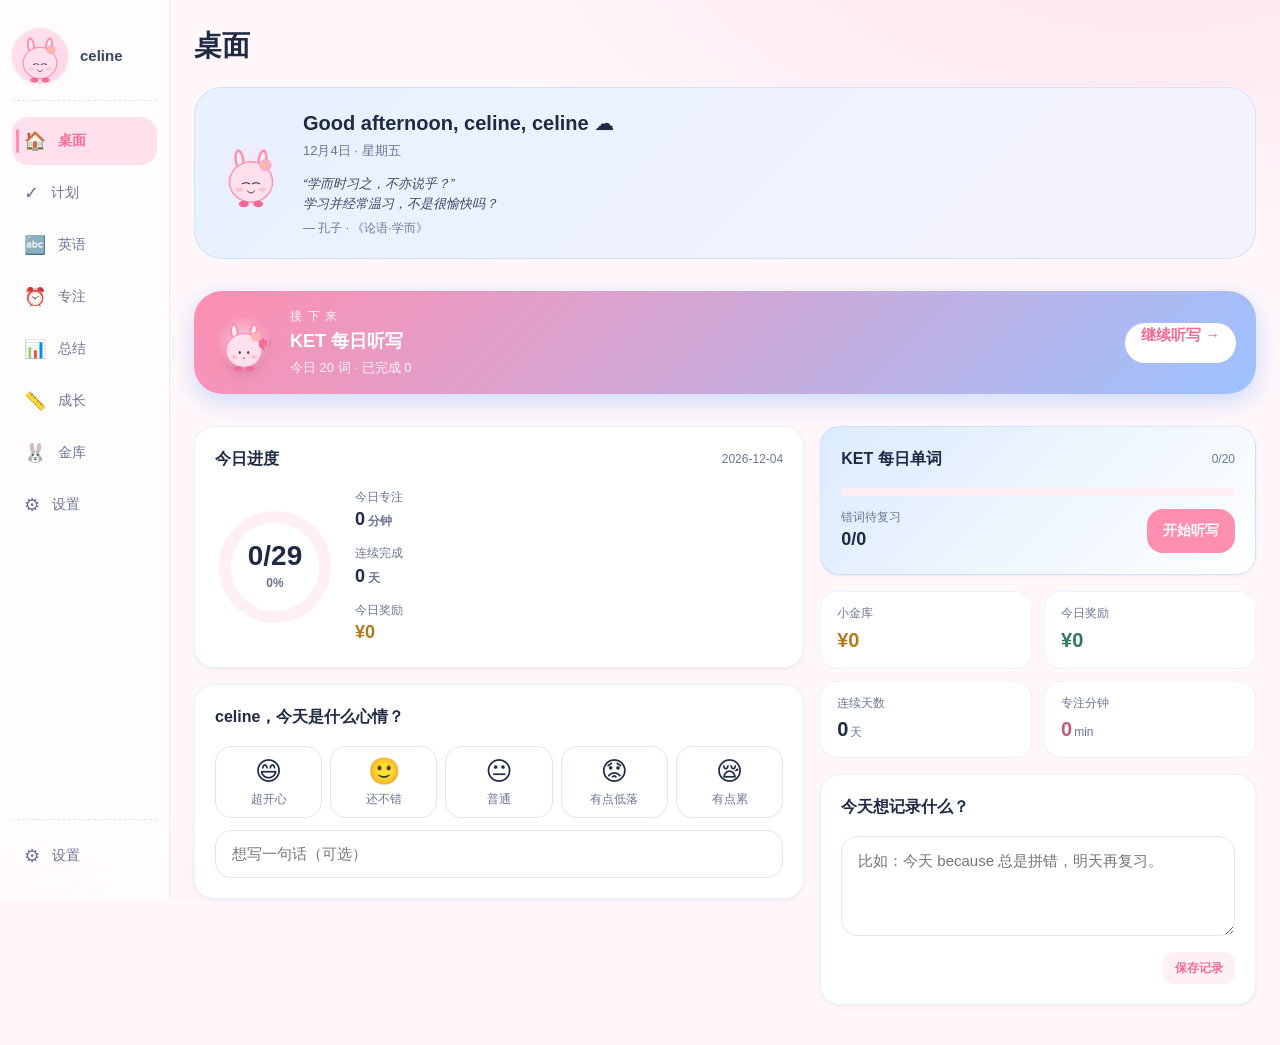
<file: index.html>
<!DOCTYPE html>
<html lang="zh-CN">
<head>
  <meta charset="UTF-8" />
  <meta name="viewport" content="width=device-width, initial-scale=1, viewport-fit=cover, maximum-scale=1" />
  <meta name="theme-color" content="#FF8FB1" />
  <meta name="apple-mobile-web-app-capable" content="yes" />
  <meta name="apple-mobile-web-app-status-bar-style" content="default" />
  <meta name="apple-mobile-web-app-title" content="蓝兔学习" />
  <meta name="mobile-web-app-capable" content="yes" />
  <meta name="application-name" content="蓝兔学习" />
  <meta name="format-detection" content="telephone=no" />
  <link rel="apple-touch-icon" href="./assets/pwa-icon.svg" />
  <link rel="manifest" href="./manifest.webmanifest" />
  <title>celine 的蓝兔学习屋</title>
  <link rel="preconnect" href="https://fonts.googleapis.com" />
  <link rel="preconnect" href="https://fonts.gstatic.com" crossorigin />
  <link href="https://fonts.googleapis.com/css2?family=Quicksand:wght@500;600;700&display=swap" rel="stylesheet" />
  <link rel="stylesheet" href="./css/tokens.css" />
  <link rel="stylesheet" href="./css/base.css" />
  <link rel="stylesheet" href="./css/layout.css" />
  <link rel="stylesheet" href="./css/components.css" />
  <link rel="stylesheet" href="./css/pages.css" />
  <link rel="icon" type="image/svg+xml" href="data:image/svg+xml;utf8,<svg xmlns='http://www.w3.org/2000/svg' viewBox='0 0 100 100'><circle cx='50' cy='60' r='35' fill='%23FF8FB1'/><ellipse cx='35' cy='28' rx='7' ry='16' fill='%23FF8FB1'/><ellipse cx='65' cy='28' rx='7' ry='16' fill='%23FF8FB1'/><circle cx='65' cy='24' r='4' fill='%23FFB8C8'/></svg>" />
</head>
<body>
  <noscript>
    <div style="padding:24px;font-family:system-ui;background:#FFE5EC;color:#9B2C3F;border-radius:8px;margin:16px;">
      浏览器禁用了 JavaScript，请启用后刷新。
    </div>
  </noscript>
  <script>
    // 协议检测：file:// 协议下 ES Module 不被浏览器支持
    if (location.protocol === 'file:') {
      document.body.innerHTML =
        '<div style="max-width:480px;margin:60px auto;padding:32px;font-family:system-ui;background:#fff;border:2px solid #FFC9D9;border-radius:16px;color:#1F2A44;">' +
        '<div style="font-size:64px;text-align:center;">🐰</div>' +
        '<h2 style="text-align:center;margin:12px 0 8px;">celine 的蓝兔学习屋需要用 HTTP 打开</h2>' +
        '<p style="text-align:center;color:#6B7592;margin-bottom:20px;">浏览器在 <code>file://</code> 协议下会拦截 ES Module，无法加载页面。</p>' +
        '<div style="background:#F7FAFF;padding:16px;border-radius:12px;line-height:1.8;font-size:14px;">' +
        '<b>最简单的方式：</b><br>' +
        '1. 回到这个文件夹<br>' +
        '2. 双击 <code style="background:#fff;padding:2px 6px;border-radius:4px;color:#B07A1F;">打开蓝兔学习屋.bat</code><br>' +
        '3. 它会自动启动本地服务并打开浏览器' +
        '</div>' +
        '<p style="text-align:center;color:#6B7592;font-size:13px;margin-top:20px;">如果你已经打开过 .bat 但还看到这个页面，把那个黑色窗口的内容截图发给我。</p>' +
        '</div>';
    }
  </script>
  <div class="app">
    <nav class="nav" aria-label="主导航">
      <div class="nav__brand">
        <div class="nav__avatar" id="nav-avatar" aria-hidden="true"></div>
        <div class="nav__name" id="nav-name">celine</div>
      </div>
      <div class="nav__list" id="nav-list"></div>
      <div class="nav__footer" id="nav-footer"></div>
    </nav>

    <main class="main" id="main-host">
      <div class="main__inner">
        <div class="page-header">
          <h1 class="page-title" id="page-title">桌面</h1>
        </div>
        <div id="main"></div>
      </div>
    </main>
  </div>

  <script type="module" src="./js/main.js"></script>
  <script>
    // 注册 Service Worker（PWA 离线 + 桌面安装）
    if ('serviceWorker' in navigator) {
      window.addEventListener('load', () => {
        navigator.serviceWorker.register('./sw.js').then((reg) => {
          console.log('[Siven] SW registered, scope:', reg.scope);
        }).catch((err) => {
          console.warn('[Siven] SW 注册失败：', err);
        });
      });
    }

    // iOS Safari 安装提示
    function isIos() {
      return /iPhone|iPad|iPod/i.test(navigator.userAgent) && !window.MSStream;
    }
    function isInStandalone() {
      return ('standalone' in navigator) && navigator.standalone;
    }
    function dismissed() {
      return localStorage.getItem('siven_pwa_dismissed') === '1';
    }
    if (isIos() && !isInStandalone() && !dismissed()) {
      const tip = document.createElement('div');
      tip.style.cssText = 'position:fixed;left:16px;right:16px;bottom:16px;z-index:9998;background:#fff;border:2px solid #FF8FB1;border-radius:14px;padding:14px 16px;font-size:13px;line-height:1.6;color:#4A2A38;box-shadow:0 4px 16px rgba(0,0,0,.1);display:flex;align-items:center;gap:12px;';
      tip.innerHTML = '<div style="font-size:24px;">📲</div>' +
        '<div class="grow" style="flex:1;">点底部分享按钮 <b>📤</b>，选 <b>添加到主屏幕</b>，从桌面打开就像 App 一样</div>' +
        '<button id="__pwa_dismiss" style="background:none;border:0;font-size:18px;color:#9AA3BA;cursor:pointer;padding:0 4px;">✕</button>';
      document.body.appendChild(tip);
      document.getElementById('__pwa_dismiss').addEventListener('click', () => {
        localStorage.setItem('siven_pwa_dismissed', '1');
        tip.remove();
      });
    }
  </script>
</body>
</html>
</file>
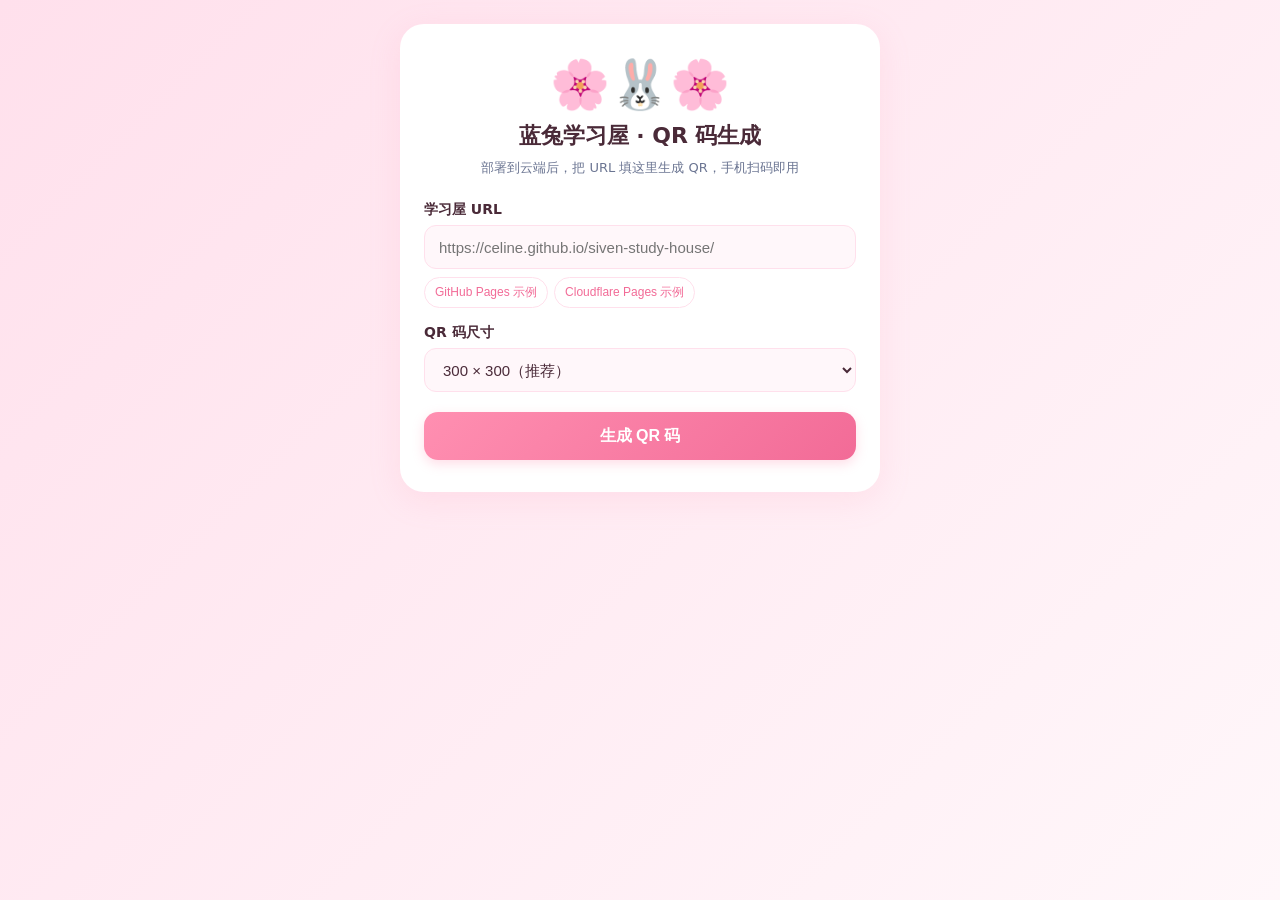
<file: qr.html>
<!DOCTYPE html>
<html lang="zh-CN">
<head>
  <meta charset="UTF-8" />
  <meta name="viewport" content="width=device-width, initial-scale=1" />
  <title>QR 码生成 · celine 的蓝兔学习屋</title>
  <style>
    * { box-sizing: border-box; }
    body {
      font-family: -apple-system, BlinkMacSystemFont, "PingFang SC", "Microsoft YaHei", system-ui, sans-serif;
      background: linear-gradient(135deg, #FFE0EC 0%, #FFF7FA 100%);
      min-height: 100vh;
      margin: 0;
      padding: 24px 16px;
      color: #4A2A38;
    }
    .card {
      max-width: 480px;
      margin: 0 auto;
      background: #fff;
      border-radius: 24px;
      padding: 32px 24px;
      box-shadow: 0 8px 32px rgba(255, 143, 177, .15);
    }
    h1 {
      font-size: 22px;
      margin: 0 0 8px;
      text-align: center;
    }
    .bunny { font-size: 48px; text-align: center; margin-bottom: 8px; }
    .sub {
      text-align: center;
      color: #6B7592;
      font-size: 13px;
      margin-bottom: 24px;
    }
    label {
      display: block;
      font-size: 14px;
      font-weight: 600;
      margin: 16px 0 6px;
    }
    input, select {
      width: 100%;
      height: 44px;
      border: 1.5px solid #FFE0EC;
      border-radius: 12px;
      padding: 0 14px;
      font-size: 15px;
      background: #FFF7FA;
      color: #4A2A38;
      outline: none;
      transition: border-color .2s;
    }
    input:focus { border-color: #FF8FB1; }
    .btn {
      width: 100%;
      height: 48px;
      border: 0;
      border-radius: 14px;
      background: linear-gradient(135deg, #FF8FB1, #F26B97);
      color: #fff;
      font-size: 16px;
      font-weight: 700;
      cursor: pointer;
      margin-top: 20px;
      box-shadow: 0 4px 12px rgba(255, 143, 177, .3);
      transition: transform .12s;
    }
    .btn:active { transform: scale(.98); }
    .qr-box {
      margin: 24px auto 0;
      text-align: center;
      padding: 20px;
      background: #FFF7FA;
      border-radius: 16px;
      min-height: 200px;
      display: none;
    }
    .qr-box.show { display: block; }
    .qr-box img {
      max-width: 280px;
      width: 100%;
      height: auto;
      border-radius: 8px;
      background: #fff;
      padding: 8px;
    }
    .url {
      margin-top: 12px;
      font-size: 12px;
      color: #6B7592;
      word-break: break-all;
      font-family: monospace;
    }
    .hint {
      margin-top: 16px;
      padding: 12px;
      background: #FFF4DC;
      border-radius: 10px;
      font-size: 13px;
      color: #7A5410;
    }
    .preset {
      display: flex;
      gap: 6px;
      flex-wrap: wrap;
      margin-top: 8px;
    }
    .preset button {
      padding: 6px 10px;
      background: #fff;
      border: 1px solid #FFE0EC;
      border-radius: 16px;
      font-size: 12px;
      cursor: pointer;
      color: #F26B97;
    }
    .preset button:hover { background: #FFE0EC; }
  </style>
</head>
<body>
  <div class="card">
    <div class="bunny">🌸🐰🌸</div>
    <h1>蓝兔学习屋 · QR 码生成</h1>
    <div class="sub">部署到云端后，把 URL 填这里生成 QR，手机扫码即用</div>

    <label>学习屋 URL</label>
    <input id="url" type="url" placeholder="https://celine.github.io/siven-study-house/" />
    <div class="preset">
      <button data-preset="https://celine.github.io/siven-study-house/">GitHub Pages 示例</button>
      <button data-preset="https://siven-study-house.pages.dev">Cloudflare Pages 示例</button>
    </div>

    <label>QR 码尺寸</label>
    <select id="size">
      <option value="300">300 × 300（推荐）</option>
      <option value="500">500 × 500（高清）</option>
      <option value="800">800 × 800（打印）</option>
    </select>

    <button class="btn" id="gen">生成 QR 码</button>

    <div class="qr-box" id="qrBox">
      <img id="qrImg" alt="QR Code" />
      <div class="url" id="urlOut"></div>
      <div class="hint">📱 用手机相机扫码 → 浏览器打开学习屋 → 点击浏览器菜单 "添加到主屏幕"，桌面就有粉兔图标了 ✨</div>
    </div>
  </div>

  <script>
    const $ = (s) => document.querySelector(s);
    const urlInput = $('#url');
    const sizeSel = $('#size');
    const qrBox = $('#qrBox');
    const qrImg = $('#qrImg');
    const urlOut = $('#urlOut');

    document.querySelectorAll('[data-preset]').forEach((b) => {
      b.addEventListener('click', () => {
        urlInput.value = b.dataset.preset;
        generate();
      });
    });

    function generate() {
      const url = urlInput.value.trim();
      if (!url) {
        alert('请输入 URL');
        return;
      }
      if (!/^https?:\/\//.test(url)) {
        alert('URL 必须以 http:// 或 https:// 开头');
        return;
      }
      const size = sizeSel.value;
      const encoded = encodeURIComponent(url);
      const apiUrl = `https://api.qrserver.com/v1/create-qr-code/?size=${size}x${size}&data=${encoded}&color=4A2A38&bgcolor=FFFFFF&margin=10`;
      qrImg.src = apiUrl;
      urlOut.textContent = url;
      qrBox.classList.add('show');
      // 滚动到 QR
      setTimeout(() => qrBox.scrollIntoView({ behavior: 'smooth', block: 'nearest' }), 100);
    }

    $('#gen').addEventListener('click', generate);
    urlInput.addEventListener('keydown', (e) => { if (e.key === 'Enter') generate(); });
    urlInput.addEventListener('input', () => qrBox.classList.remove('show'));

    // 从 URL hash 读取
    if (location.hash) {
      const u = decodeURIComponent(location.hash.slice(1));
      urlInput.value = u;
      generate();
    }
  </script>
</body>
</html>
</file>
<file: css/tokens.css>
/* ============================================================
   Siven 蓝兔学习屋 · Design Tokens
   主题：少女感 × 清爽学习 × 日系治愈 × 电子手帐
   ============================================================ */

:root {
  /* —— 主色（美乐蒂粉） —— */
  --c-blue-500: #FF8FB1;       /* 主粉（替代主蓝） */
  --c-blue-600: #F26B97;       /* 深粉 */
  --c-blue-400: #FFA8C4;       /* 中粉 */
  --c-blue-200: #FFE0EC;       /* 浅粉高亮/导航激活 */
  --c-blue-100: #FFF0F5;       /* 极浅粉 */
  --c-blue-50:  #FFF7FA;       /* 背景 */

  /* —— 中性 —— */
  --c-ink-900: #1F2A44;        /* 主文字 */
  --c-ink-700: #3B4760;
  --c-ink-500: #6B7592;
  --c-ink-300: #9AA3BA;
  --c-ink-200: #C3CADA;
  --c-ink-100: #E2E6F1;
  --c-ink-50:  #F0F3F9;

  /* —— 辅助色（点缀用，不滥用） —— */
  --c-cream:   #FFE6A8;        /* 奶黄 */
  --c-lilac:   #D6C8FF;        /* 浅紫 */
  --c-mint:    #B8E5C8;        /* 薄荷绿 */
  --c-pink:    #FFC9D9;        /* 淡粉 */
  --c-peach:   #FFD8B5;        /* 蜜桃 */

  /* —— 状态 —— */
  --c-success: #4EC7A8;
  --c-warn:    #F0B45A;
  --c-error:   #E96C7A;        /* 不要刺眼，柔红 */

  /* —— 阴影（极轻） —— */
  --shadow-sm: 0 1px 2px rgba(31, 42, 68, 0.04), 0 2px 6px rgba(31, 42, 68, 0.04);
  --shadow-md: 0 2px 4px rgba(31, 42, 68, 0.05), 0 8px 20px rgba(31, 42, 68, 0.06);
  --shadow-lg: 0 4px 12px rgba(31, 42, 68, 0.08), 0 18px 36px rgba(31, 42, 68, 0.08);

  /* —— 圆角 —— */
  --r-xs: 8px;
  --r-sm: 12px;
  --r-md: 16px;
  --r-lg: 20px;
  --r-xl: 28px;
  --r-pill: 999px;

  /* —— 间距 —— */
  --sp-1: 4px;
  --sp-2: 8px;
  --sp-3: 12px;
  --sp-4: 16px;
  --sp-5: 20px;
  --sp-6: 24px;
  --sp-7: 32px;
  --sp-8: 40px;
  --sp-9: 56px;

  /* —— 字号 —— */
  --fs-12: 12px;
  --fs-13: 13px;
  --fs-14: 14px;       /* 正文最小 */
  --fs-15: 15px;       /* 任务名 */
  --fs-16: 16px;
  --fs-18: 18px;
  --fs-20: 20px;
  --fs-24: 24px;
  --fs-28: 28px;
  --fs-32: 32px;
  --fs-40: 40px;

  /* —— 字体 —— */
  --ff-sans: "PingFang SC", "HarmonyOS Sans", "Microsoft YaHei", "Hiragino Sans GB",
             "Helvetica Neue", Arial, system-ui, -apple-system, sans-serif;
  --ff-display: "Quicksand", "Comfortaa", "PingFang SC", system-ui, sans-serif;
  --ff-mono: "JetBrains Mono", "SF Mono", Consolas, monospace;

  /* —— 布局 —— */
  --nav-w-mobile: 72px;
  --nav-w-tablet: 170px;
  --content-max: 1080px;

  /* —— 缓动 —— */
  --ease-out: cubic-bezier(.2, .8, .2, 1);
  --ease-in-out: cubic-bezier(.4, 0, .2, 1);
}
</file>
<file: css/base.css>
/* ============================================================
   Base & Reset
   ============================================================ */

*,
*::before,
*::after { box-sizing: border-box; }

html, body {
  margin: 0;
  padding: 0;
  height: 100%;
  background: var(--c-blue-50);
  color: var(--c-ink-900);
  font-family: var(--ff-sans);
  font-size: var(--fs-15);
  line-height: 1.55;
  -webkit-font-smoothing: antialiased;
  -moz-osx-font-smoothing: grayscale;
  text-rendering: optimizeLegibility;
  overscroll-behavior: none;
}

body {
  min-height: 100vh;
  /* 背景：极轻粉渐变 + 淡淡的腮红/花意感 */
  background:
    radial-gradient(1200px 600px at 90% -10%, rgba(255, 143, 177, .20), transparent 60%),
    radial-gradient(800px 400px at -10% 110%, rgba(255, 192, 215, .22), transparent 60%),
    var(--c-blue-50);
  background-attachment: fixed;
}

button {
  font-family: inherit;
  font-size: inherit;
  color: inherit;
  background: none;
  border: 0;
  padding: 0;
  cursor: pointer;
}

input, textarea, select {
  font-family: inherit;
  font-size: inherit;
  color: inherit;
}

a { color: var(--c-blue-600); text-decoration: none; }

h1, h2, h3, h4, h5, h6, p { margin: 0; }

ul, ol { margin: 0; padding: 0; list-style: none; }

img, svg { display: block; max-width: 100%; }

/* 自定义滚动条 */
::-webkit-scrollbar { width: 6px; height: 6px; }
::-webkit-scrollbar-thumb { background: var(--c-ink-200); border-radius: 3px; }
::-webkit-scrollbar-track { background: transparent; }

/* —— 通用工具类 —— */
.row { display: flex; align-items: center; gap: var(--sp-3); }
.col { display: flex; flex-direction: column; gap: var(--sp-3); }
.between { justify-content: space-between; }
.center { justify-content: center; align-items: center; }
.grow { flex: 1; min-width: 0; }
.muted { color: var(--c-ink-500); }
.tiny { font-size: var(--fs-12); color: var(--c-ink-500); }
.tag {
  display: inline-flex; align-items: center; gap: 4px;
  padding: 2px 8px;
  border-radius: var(--r-pill);
  background: var(--c-blue-100);
  color: var(--c-blue-600);
  font-size: var(--fs-12);
}
.tag.cream  { background: #FFF4DC; color: #B07A1F; }
.tag.lilac  { background: #EFE9FF; color: #6A55B5; }
.tag.mint   { background: #E1F4EA; color: #2D7A56; }
.tag.pink   { background: #FFE5EC; color: #C25C77; }

.h-stack { display: flex; gap: var(--sp-3); flex-wrap: wrap; }

/* 文本截断 */
.ellipsis {
  white-space: nowrap;
  overflow: hidden;
  text-overflow: ellipsis;
  min-width: 0;
}

/* 隐藏元素但保留可访问性 */
.sr-only {
  position: absolute;
  width: 1px; height: 1px;
  padding: 0; margin: -1px;
  overflow: hidden; clip: rect(0,0,0,0);
  white-space: nowrap; border: 0;
}

/* 动画 */
@keyframes pop-in {
  0% { transform: scale(.92); opacity: 0; }
  100% { transform: scale(1); opacity: 1; }
}
@keyframes float-up {
  0% { transform: translateY(8px); opacity: 0; }
  100% { transform: translateY(0); opacity: 1; }
}
@keyframes shake {
  0%, 100% { transform: translateX(0); }
  20% { transform: translateX(-6px); }
  40% { transform: translateX(6px); }
  60% { transform: translateX(-4px); }
  80% { transform: translateX(4px); }
}
@keyframes spin { to { transform: rotate(360deg); } }
@keyframes breathe {
  0%, 100% { transform: scale(1); }
  50% { transform: scale(1.06); }
}

.anim-pop { animation: pop-in .35s var(--ease-out) both; }
.anim-up { animation: float-up .4s var(--ease-out) both; }
.anim-shake { animation: shake .35s var(--ease-in-out) both; }
.anim-breathe { animation: breathe 3s ease-in-out infinite; }
</file>
<file: css/layout.css>
/* ============================================================
   Layout：左侧固定导航 + 右侧内容
   ============================================================ */

.app {
  display: flex;
  min-height: 100vh;
  width: 100%;
}

/* —— 左侧导航 —— */
.nav {
  position: sticky;
  top: 0;
  align-self: flex-start;
  height: 100vh;
  width: var(--nav-w-mobile);
  background: rgba(255, 255, 255, .72);
  backdrop-filter: saturate(180%) blur(14px);
  -webkit-backdrop-filter: saturate(180%) blur(14px);
  border-right: 1px solid rgba(143, 188, 255, .25);
  display: flex;
  flex-direction: column;
  padding: var(--sp-4) var(--sp-2);
  z-index: 50;
  flex-shrink: 0;
}

.nav__brand {
  display: flex;
  flex-direction: column;
  align-items: center;
  gap: 6px;
  padding: var(--sp-2) 0 var(--sp-3);
  border-bottom: 1px dashed rgba(143, 188, 255, .35);
  margin-bottom: var(--sp-3);
}
.nav__avatar {
  width: 48px; height: 48px;
  border-radius: 50%;
  background: linear-gradient(135deg, var(--c-blue-200), #FFD6E5);
  display: flex; align-items: center; justify-content: center;
  box-shadow: var(--shadow-sm);
  overflow: hidden;
  flex-shrink: 0;
}
.nav__avatar svg {
  width: 100%;
  height: 100%;
  display: block;
}
.nav__name {
  font-size: var(--fs-12);
  color: var(--c-ink-700);
  font-weight: 600;
  max-width: 64px;
  text-align: center;
  white-space: nowrap; overflow: hidden; text-overflow: ellipsis;
}

.nav__list { display: flex; flex-direction: column; gap: 4px; flex: 1; }
.nav__item {
  display: flex; flex-direction: column; align-items: center; justify-content: center;
  gap: 2px;
  height: 60px;
  border-radius: var(--r-md);
  color: var(--c-ink-500);
  transition: background .2s, color .2s, transform .15s;
  position: relative;
}
.nav__item .icon { font-size: 20px; line-height: 1; }
.nav__item .label {
  font-size: 11px;
  letter-spacing: .02em;
  white-space: nowrap;
}
.nav__item:hover { background: var(--c-blue-100); color: var(--c-blue-600); }
.nav__item.active {
  background: var(--c-blue-200);
  color: var(--c-blue-600);
  font-weight: 600;
}
.nav__item.active::before {
  content: '';
  position: absolute;
  left: -2px; top: 12px; bottom: 12px;
  width: 3px;
  border-radius: 2px;
  background: var(--c-blue-500);
}

.nav__footer { padding-top: var(--sp-3); border-top: 1px dashed rgba(143, 188, 255, .35); }

/* —— 主内容区 —— */
.main {
  flex: 1;
  min-width: 0;
  padding: var(--sp-5) var(--sp-4) var(--sp-8);
  max-width: 100%;
}

.main__inner {
  max-width: var(--content-max);
  margin: 0 auto;
  width: 100%;
}

.page-header {
  display: flex; align-items: center; justify-content: space-between;
  margin-bottom: var(--sp-5);
  gap: var(--sp-3);
}
.page-title {
  font-size: var(--fs-24);
  font-weight: 700;
  color: var(--c-ink-900);
  display: flex; align-items: center; gap: var(--sp-2);
}
.page-subtitle {
  color: var(--c-ink-500);
  font-size: var(--fs-13);
  margin-top: 2px;
}

/* —— 响应式：平板 —— */
@media (min-width: 600px) {
  .nav {
    width: var(--nav-w-tablet);
    padding: var(--sp-5) var(--sp-3);
  }
  .nav__brand { flex-direction: row; gap: var(--sp-3); padding-bottom: var(--sp-4); margin-bottom: var(--sp-4); }
  .nav__avatar { width: 56px; height: 56px; font-size: 26px; }
  .nav__name { max-width: none; font-size: var(--fs-15); }
  .nav__item {
    flex-direction: row;
    justify-content: flex-start;
    gap: var(--sp-3);
    height: 48px;
    padding: 0 var(--sp-3);
  }
  .nav__item .icon { font-size: 18px; }
  .nav__item .label { font-size: var(--fs-14); }
  .nav__item.active::before {
    left: 4px; top: 12px; bottom: 12px;
  }
  .main { padding: var(--sp-6) var(--sp-6) var(--sp-8); }
  .page-title { font-size: var(--fs-28); }
}
</file>
<file: css/components.css>
/* ============================================================
   Components：按钮 / 卡片 / 输入 / 进度 / 模态
   ============================================================ */

/* —— Card —— */
.card {
  background: #fff;
  border-radius: var(--r-lg);
  box-shadow: var(--shadow-sm);
  padding: var(--sp-5);
  border: 1px solid rgba(143, 188, 255, .18);
}
.card--soft {
  background: linear-gradient(180deg, #ffffff 0%, var(--c-blue-50) 100%);
}
.card--ghost {
  background: rgba(255,255,255,.6);
  border: 1px dashed rgba(143, 188, 255, .4);
  box-shadow: none;
}
.card__head {
  display: flex; align-items: center; justify-content: space-between;
  margin-bottom: var(--sp-4);
  gap: var(--sp-3);
}
.card__title {
  font-size: var(--fs-16);
  font-weight: 700;
  color: var(--c-ink-900);
  display: flex; align-items: center; gap: 6px;
}
.card__hint { font-size: var(--fs-12); color: var(--c-ink-500); }

/* —— Button —— */
.btn {
  display: inline-flex; align-items: center; justify-content: center;
  gap: 6px;
  height: 44px;
  padding: 0 var(--sp-4);
  border-radius: var(--r-md);
  background: var(--c-blue-500);
  color: #fff;
  font-weight: 600;
  font-size: var(--fs-14);
  transition: transform .12s, background .2s, box-shadow .2s;
  white-space: nowrap;
  user-select: none;
}
.btn:hover { background: var(--c-blue-600); }
.btn:active { transform: scale(.98); }
.btn:disabled {
  background: var(--c-ink-100);
  color: var(--c-ink-300);
  cursor: not-allowed;
}
.btn--ghost {
  background: var(--c-blue-100);
  color: var(--c-blue-600);
}
.btn--ghost:hover { background: var(--c-blue-200); }
.btn--outline {
  background: #fff;
  color: var(--c-ink-700);
  border: 1px solid var(--c-ink-100);
}
.btn--outline:hover { border-color: var(--c-blue-400); color: var(--c-blue-600); }
.btn--lg { height: 52px; padding: 0 var(--sp-6); font-size: var(--fs-15); border-radius: var(--r-lg); }
.btn--sm { height: 32px; padding: 0 var(--sp-3); font-size: var(--fs-12); border-radius: var(--r-sm); }
.btn--block { width: 100%; }

/* —— Input —— */
.input, .textarea {
  width: 100%;
  height: 48px;
  border: 1.5px solid var(--c-ink-100);
  background: #fff;
  border-radius: var(--r-md);
  padding: 0 var(--sp-4);
  outline: none;
  transition: border-color .2s, box-shadow .2s;
  font-size: var(--fs-15);
}
.textarea {
  height: auto;
  min-height: 100px;
  padding: var(--sp-3) var(--sp-4);
  resize: vertical;
  line-height: 1.6;
}
.input:focus, .textarea:focus {
  border-color: var(--c-blue-400);
  box-shadow: 0 0 0 4px rgba(111, 168, 255, .15);
}

/* —— 进度环 —— */
.ring {
  --size: 120px;
  --thick: 12px;
  position: relative;
  width: var(--size);
  height: var(--size);
  flex-shrink: 0;
}
.ring svg { transform: rotate(-90deg); }
.ring__bg { stroke: var(--c-blue-100); }
.ring__fg {
  stroke: var(--c-blue-500);
  stroke-linecap: round;
  transition: stroke-dashoffset .6s var(--ease-out);
}
.ring__text {
  position: absolute; inset: 0;
  display: flex; flex-direction: column;
  align-items: center; justify-content: center;
  font-weight: 700;
  color: var(--c-ink-900);
}
.ring__text .num { font-size: 28px; line-height: 1; }
.ring__text .lbl { font-size: var(--fs-12); color: var(--c-ink-500); margin-top: 4px; }

/* —— 线性进度条 —— */
.bar {
  width: 100%; height: 8px;
  background: var(--c-blue-100);
  border-radius: var(--r-pill);
  overflow: hidden;
}
.bar__fill {
  height: 100%;
  background: linear-gradient(90deg, var(--c-blue-400), var(--c-blue-500));
  border-radius: var(--r-pill);
  transition: width .5s var(--ease-out);
}
.bar--mint .bar__fill { background: linear-gradient(90deg, #B8E5C8, #4EC7A8); }
.bar--cream .bar__fill { background: linear-gradient(90deg, #FFE6A8, #F0B45A); }
.bar--lilac .bar__fill { background: linear-gradient(90deg, #D6C8FF, #9C7BFF); }

/* —— 心情按钮 —— */
.mood {
  display: flex; gap: var(--sp-2);
  justify-content: space-between;
}
.mood__btn {
  flex: 1;
  display: flex; flex-direction: column; align-items: center; justify-content: center;
  gap: 4px;
  height: 72px;
  border-radius: var(--r-md);
  background: #fff;
  border: 1.5px solid var(--c-ink-100);
  transition: border-color .2s, background .2s, transform .15s;
}
.mood__btn .emoji { font-size: 26px; }
.mood__btn .lbl { font-size: var(--fs-12); color: var(--c-ink-500); }
.mood__btn:hover { border-color: var(--c-blue-400); }
.mood__btn.selected {
  background: var(--c-blue-100);
  border-color: var(--c-blue-500);
}
.mood__btn.selected .lbl { color: var(--c-blue-600); font-weight: 600; }

/* —— 任务卡 —— */
.task {
  display: flex; align-items: center; gap: var(--sp-3);
  padding: var(--sp-3) var(--sp-4);
  background: #fff;
  border-radius: var(--r-md);
  border: 1px solid var(--c-ink-100);
  transition: border-color .2s, background .2s, transform .15s;
}
.task:hover { border-color: var(--c-blue-400); }
.task.done {
  background: linear-gradient(180deg, #F0F8FF, #E5F2FF);
  border-color: var(--c-blue-200);
}
.task.done .task__title { text-decoration: line-through; color: var(--c-ink-500); }
.task__check {
  width: 28px; height: 28px;
  border-radius: 50%;
  border: 2px solid var(--c-ink-200);
  background: #fff;
  display: flex; align-items: center; justify-content: center;
  flex-shrink: 0;
  transition: all .2s;
}
.task.done .task__check {
  background: var(--c-blue-500);
  border-color: var(--c-blue-500);
  color: #fff;
}
.task__check::after {
  content: '';
  display: block;
  width: 8px; height: 4px;
  border-left: 2px solid var(--c-blue-500);
  border-bottom: 2px solid var(--c-blue-500);
  transform: rotate(-45deg) translate(1px, -1px);
  opacity: 0;
}
.task.done .task__check::after { border-color: #fff; opacity: 1; }
.task__body { flex: 1; min-width: 0; }
.task__title {
  font-size: var(--fs-15);
  font-weight: 600;
  color: var(--c-ink-900);
  white-space: nowrap; overflow: hidden; text-overflow: ellipsis;
}
.task__meta {
  font-size: var(--fs-12);
  color: var(--c-ink-500);
  margin-top: 2px;
  display: flex; align-items: center; gap: 6px; flex-wrap: wrap;
}
.task__act {
  display: flex; align-items: center; gap: var(--sp-2);
  flex-shrink: 0;
}
.task__progress {
  font-size: var(--fs-12);
  color: var(--c-ink-500);
  font-variant-numeric: tabular-nums;
}

/* —— Stepper +/- —— */
.stepper {
  display: inline-flex; align-items: center;
  border-radius: var(--r-pill);
  background: var(--c-blue-100);
  padding: 2px;
  gap: 2px;
}
.stepper button {
  width: 32px; height: 32px;
  border-radius: 50%;
  background: #fff;
  color: var(--c-blue-600);
  font-size: 18px; font-weight: 700;
  display: flex; align-items: center; justify-content: center;
  box-shadow: var(--shadow-sm);
  transition: background .2s, transform .12s;
}
.stepper button:hover { background: var(--c-blue-200); }
.stepper button:active { transform: scale(.92); }
.stepper .val {
  min-width: 36px; text-align: center;
  font-weight: 700;
  color: var(--c-blue-600);
  font-variant-numeric: tabular-nums;
}

/* —— Toast —— */
.toast-host {
  position: fixed;
  left: 50%; bottom: 24px;
  transform: translateX(-50%);
  z-index: 1000;
  display: flex; flex-direction: column; gap: 8px;
  pointer-events: none;
}
.toast {
  background: rgba(31, 42, 68, .92);
  color: #fff;
  padding: 10px 16px;
  border-radius: var(--r-pill);
  font-size: var(--fs-14);
  box-shadow: var(--shadow-md);
  animation: float-up .25s var(--ease-out) both;
  max-width: 90vw;
  text-align: center;
}
.toast.success { background: var(--c-success); }
.toast.warn { background: var(--c-warn); color: #4a3208; }
.toast.error { background: var(--c-error); }

/* —— Modal —— */
.modal-host {
  position: fixed; inset: 0;
  background: rgba(31, 42, 68, .35);
  z-index: 800;
  display: flex; align-items: center; justify-content: center;
  padding: var(--sp-4);
  animation: float-up .2s var(--ease-out) both;
}
.modal {
  background: #fff;
  border-radius: var(--r-xl);
  padding: var(--sp-6);
  max-width: 420px;
  width: 100%;
  box-shadow: var(--shadow-lg);
  text-align: center;
}
.modal h3 { font-size: var(--fs-18); margin-bottom: var(--sp-2); }
.modal p { color: var(--c-ink-500); margin-bottom: var(--sp-5); font-size: var(--fs-14); }
.modal__actions { display: flex; gap: var(--sp-2); justify-content: center; }

/* —— 任务分科标题 —— */
.subject {
  display: flex; align-items: center; gap: 8px;
  margin: var(--sp-5) 0 var(--sp-3);
}
.subject__dot {
  width: 10px; height: 10px; border-radius: 50%;
  background: var(--c-blue-500);
}
.subject--chinese .subject__dot { background: var(--c-cream); }
.subject--english .subject__dot { background: var(--c-blue-500); }
.subject--math    .subject__dot { background: var(--c-mint); }
.subject__title {
  font-size: var(--fs-16);
  font-weight: 700;
  color: var(--c-ink-900);
}
.subject__meta {
  font-size: var(--fs-12);
  color: var(--c-ink-500);
  margin-left: auto;
}
</file>
<file: css/pages.css>
/* ============================================================
   Pages 样式（每页独立区块，方便维护）
   ============================================================ */

/* ====== 桌面首页 ====== */
.greet {
  display: flex; align-items: center; gap: var(--sp-4);
  padding: var(--sp-5);
  border-radius: var(--r-xl);
  background:
    linear-gradient(135deg, rgba(143, 188, 255, .22), rgba(214, 200, 255, .22)),
    #fff;
  border: 1px solid rgba(143, 188, 255, .3);
}
.greet__bunny { width: 72px; height: 72px; flex-shrink: 0; }
.greet__body { flex: 1; min-width: 0; }
.greet__hello { font-size: var(--fs-20); font-weight: 700; color: var(--c-ink-900); }
.greet__date { color: var(--c-ink-500); font-size: var(--fs-13); margin-top: 2px; }
.greet__quote {
  margin-top: var(--sp-3);
  font-size: var(--fs-13);
  color: var(--c-ink-700);
  font-style: italic;
  line-height: 1.6;
}
.greet__quote .src { color: var(--c-ink-500); font-size: var(--fs-12); display: block; margin-top: 4px; font-style: normal; }

.section { margin-top: var(--sp-5); }

.nextup {
  display: flex; align-items: center; gap: var(--sp-4);
  padding: var(--sp-4) var(--sp-5);
  border-radius: var(--r-xl);
  background: linear-gradient(135deg, var(--c-blue-500), #9CC2FF);
  color: #fff;
  box-shadow: 0 8px 24px rgba(111, 168, 255, .35);
}
.nextup__bunny { width: 60px; height: 60px; flex-shrink: 0; filter: drop-shadow(0 4px 6px rgba(0,0,0,.1)); }
.nextup__body { flex: 1; min-width: 0; }
.nextup__label { font-size: var(--fs-12); opacity: .9; letter-spacing: .1em; }
.nextup__title { font-size: var(--fs-18); font-weight: 700; margin-top: 2px; }
.nextup__sub { font-size: var(--fs-13); opacity: .9; margin-top: 2px; }
.nextup__cta {
  background: #fff;
  color: var(--c-blue-600);
  font-weight: 700;
  height: 40px;
  padding: 0 var(--sp-4);
  border-radius: var(--r-pill);
  flex-shrink: 0;
}
.nextup__cta:hover { background: var(--c-blue-50); }

.stat-grid {
  display: grid;
  grid-template-columns: repeat(2, 1fr);
  gap: var(--sp-3);
}
.stat {
  background: #fff;
  border-radius: var(--r-md);
  padding: var(--sp-3) var(--sp-4);
  border: 1px solid rgba(143, 188, 255, .18);
}
.stat__lbl { font-size: var(--fs-12); color: var(--c-ink-500); }
.stat__val { font-size: var(--fs-20); font-weight: 700; color: var(--c-ink-900); margin-top: 2px; font-variant-numeric: tabular-nums; }
.stat__val .unit { font-size: var(--fs-12); color: var(--c-ink-500); font-weight: 500; margin-left: 2px; }
.stat--cream .stat__val { color: #B07A1F; }
.stat--mint  .stat__val { color: #2D7A56; }
.stat--pink  .stat__val { color: #C25C77; }

/* ====== 今日计划 ====== */
.plan-toolbar {
  display: flex; align-items: center; justify-content: space-between;
  margin-bottom: var(--sp-3);
  gap: var(--sp-2);
}
.subject-toggle {
  display: inline-flex;
  background: #fff;
  border: 1px solid var(--c-ink-100);
  border-radius: var(--r-pill);
  padding: 3px;
  gap: 2px;
}
.subject-toggle button {
  height: 30px;
  padding: 0 12px;
  border-radius: var(--r-pill);
  font-size: var(--fs-12);
  color: var(--c-ink-500);
  font-weight: 600;
}
.subject-toggle button.on {
  background: var(--c-blue-500);
  color: #fff;
}

/* ====== KET 英语 ====== */
.ket-hero {
  display: flex; align-items: center; gap: var(--sp-4);
  padding: var(--sp-5);
  border-radius: var(--r-xl);
  background: linear-gradient(135deg, #DCEBFF, #fff);
  border: 1px solid rgba(143, 188, 255, .3);
}
.ket-hero__bunny { width: 64px; height: 64px; }
.ket-hero__body { flex: 1; min-width: 0; }
.ket-hero__title { font-size: var(--fs-18); font-weight: 700; color: var(--c-ink-900); }
.ket-hero__sub { font-size: var(--fs-13); color: var(--c-ink-500); margin-top: 2px; }
.ket-hero__cta {
  background: var(--c-blue-500);
  color: #fff;
  height: 44px;
  padding: 0 var(--sp-5);
  border-radius: var(--r-pill);
  font-weight: 700;
  flex-shrink: 0;
}
.ket-hero__cta:hover { background: var(--c-blue-600); }

.entry-grid {
  display: grid;
  grid-template-columns: repeat(2, 1fr);
  gap: var(--sp-3);
}
.entry {
  display: flex; flex-direction: column; gap: 6px;
  padding: var(--sp-4);
  background: #fff;
  border: 1px solid var(--c-ink-100);
  border-radius: var(--r-md);
  transition: all .2s;
  cursor: pointer;
  min-height: 96px;
}
.entry:hover {
  border-color: var(--c-blue-400);
  transform: translateY(-1px);
  box-shadow: var(--shadow-sm);
}
.entry__icon {
  width: 36px; height: 36px;
  border-radius: 10px;
  display: flex; align-items: center; justify-content: center;
  font-size: 18px;
  background: var(--c-blue-100);
  color: var(--c-blue-600);
}
.entry--cream .entry__icon { background: #FFF4DC; color: #B07A1F; }
.entry--mint  .entry__icon { background: #E1F4EA; color: #2D7A56; }
.entry--lilac .entry__icon { background: #EFE9FF; color: #6A55B5; }
.entry__title { font-size: var(--fs-15); font-weight: 700; color: var(--c-ink-900); }
.entry__desc { font-size: var(--fs-12); color: var(--c-ink-500); }

/* ====== 听写页 ====== */
.dict {
  max-width: 560px;
  margin: 0 auto;
  text-align: center;
  padding-top: var(--sp-3);
}
.dict__progress {
  display: flex; align-items: center; justify-content: space-between;
  font-size: var(--fs-13);
  color: var(--c-ink-500);
  margin-bottom: var(--sp-4);
}
.dict__bar { flex: 1; margin: 0 var(--sp-3); }
.dict__bunny { width: 100px; height: 100px; margin: 0 auto var(--sp-2); }
.dict__bunny-cap { font-size: var(--fs-12); color: var(--c-ink-500); margin-bottom: var(--sp-4); }

.dict__play {
  width: 120px; height: 120px;
  border-radius: 50%;
  background: linear-gradient(135deg, var(--c-blue-400), var(--c-blue-500));
  color: #fff;
  font-size: 48px;
  margin: var(--sp-5) auto;
  display: flex; align-items: center; justify-content: center;
  box-shadow: 0 12px 30px rgba(111, 168, 255, .4);
  transition: transform .15s, box-shadow .2s;
}
.dict__play:hover { box-shadow: 0 16px 40px rgba(111, 168, 255, .55); }
.dict__play:active { transform: scale(.96); }
.dict__play.playing { animation: breathe 1.2s ease-in-out infinite; }

.dict__controls {
  display: flex; justify-content: center; gap: var(--sp-2);
  margin-top: var(--sp-3);
  flex-wrap: wrap;
}
.dict__controls .btn { height: 40px; }

.dict__input {
  font-size: var(--fs-20);
  text-align: center;
  font-family: var(--ff-display);
  letter-spacing: .04em;
  text-transform: lowercase;
}

.dict__result {
  margin-top: var(--sp-5);
  padding: var(--sp-4);
  border-radius: var(--r-md);
  background: var(--c-blue-50);
  border: 1px solid var(--c-blue-200);
}
.dict__result--err {
  background: #FFF0F3;
  border-color: #FFD0D9;
}
.dict__result--ok {
  background: #E7F8F0;
  border-color: #B8E5C8;
}
.dict__result .verdict {
  font-size: var(--fs-18);
  font-weight: 700;
  display: flex; align-items: center; gap: 6px; justify-content: center;
}
.dict__result .verdict.ok { color: #2D7A56; }
.dict__result .verdict.err { color: #C25C77; }
.dict__diff {
  margin-top: var(--sp-3);
  font-family: var(--ff-mono);
  font-size: var(--fs-15);
  word-break: break-all;
}
.dict__diff .letter { padding: 0 1px; }
.dict__diff .letter.ok { color: #2D7A56; }
.dict__diff .letter.err { color: #C25C77; background: #FFE5EC; border-radius: 2px; }
.dict__diff .letter.miss { color: #B07A1F; background: #FFF4DC; border-radius: 2px; }
.dict__meaning { color: var(--c-ink-700); margin-top: var(--sp-2); }
.dict__next {
  margin-top: var(--sp-4);
}

/* 听写结果汇总 */
.dict-summary {
  max-width: 560px;
  margin: 0 auto;
  text-align: center;
}
.dict-summary__hero {
  padding: var(--sp-6);
  background: linear-gradient(135deg, #DCEBFF, #fff);
  border-radius: var(--r-xl);
  border: 1px solid rgba(143, 188, 255, .3);
}
.dict-summary__score {
  font-size: 48px;
  font-weight: 700;
  color: var(--c-blue-600);
  font-family: var(--ff-display);
  line-height: 1;
}
.dict-summary__rate {
  font-size: var(--fs-15);
  color: var(--c-ink-500);
  margin-top: 4px;
}
.dict-summary__bunny { width: 80px; height: 80px; margin: 0 auto var(--sp-3); }

.wrong-list {
  margin-top: var(--sp-5);
  display: flex; flex-direction: column; gap: var(--sp-2);
}
.wrong-list .row-item {
  display: flex; align-items: center; gap: var(--sp-3);
  padding: var(--sp-3) var(--sp-4);
  background: #fff;
  border: 1px solid var(--c-ink-100);
  border-radius: var(--r-md);
}
.wrong-list .word { font-weight: 700; color: var(--c-ink-900); font-family: var(--ff-display); }
.wrong-list .meaning { color: var(--c-ink-500); font-size: var(--fs-13); }
.wrong-list .speak { margin-left: auto; color: var(--c-blue-600); }

/* ====== 错词本 / 词库 ====== */
.wrong-tabs, .vocab-tabs {
  display: flex; gap: var(--sp-2);
  background: #fff;
  border: 1px solid var(--c-ink-100);
  border-radius: var(--r-pill);
  padding: 3px;
  margin-bottom: var(--sp-3);
  overflow-x: auto;
  -webkit-overflow-scrolling: touch;
}
.wrong-tabs button, .vocab-tabs button {
  flex-shrink: 0;
  height: 32px;
  padding: 0 14px;
  border-radius: var(--r-pill);
  font-size: var(--fs-13);
  color: var(--c-ink-500);
  font-weight: 600;
  white-space: nowrap;
}
.wrong-tabs button.on, .vocab-tabs button.on {
  background: var(--c-blue-500);
  color: #fff;
}

.word-card {
  display: flex; flex-direction: column; gap: 8px;
  padding: var(--sp-4);
  background: #fff;
  border: 1px solid var(--c-ink-100);
  border-radius: var(--r-md);
  cursor: pointer;
  transition: border-color .2s, transform .15s;
}
.word-card:hover { border-color: var(--c-blue-400); }
.word-card__head { display: flex; align-items: center; gap: 8px; }
.word-card__word {
  font-size: var(--fs-18);
  font-weight: 700;
  color: var(--c-ink-900);
  font-family: var(--ff-display);
}
.word-card__pos { color: var(--c-ink-500); font-size: var(--fs-12); }
.word-card__speak { margin-left: auto; color: var(--c-blue-600); font-size: 18px; }
.word-card__meaning { color: var(--c-ink-700); font-size: var(--fs-14); }
.word-card__meta {
  display: flex; gap: 6px; flex-wrap: wrap;
  font-size: var(--fs-12); color: var(--c-ink-500);
}
.word-card__err {
  margin-top: 4px;
  padding: 6px 10px;
  background: #FFE5EC;
  border-radius: var(--r-sm);
  font-size: var(--fs-12);
  color: #C25C77;
}

/* 词库筛选条 */
.vocab-filter {
  display: flex; gap: var(--sp-2);
  margin-bottom: var(--sp-3);
  overflow-x: auto;
  -webkit-overflow-scrolling: touch;
  padding-bottom: 4px;
}
.vocab-filter button {
  flex-shrink: 0;
  height: 30px;
  padding: 0 12px;
  border-radius: var(--r-pill);
  background: #fff;
  border: 1px solid var(--c-ink-100);
  font-size: var(--fs-12);
  color: var(--c-ink-500);
  white-space: nowrap;
}
.vocab-filter button.on {
  background: var(--c-blue-100);
  color: var(--c-blue-600);
  border-color: var(--c-blue-200);
  font-weight: 600;
}

.word-grid {
  display: grid;
  grid-template-columns: 1fr;
  gap: var(--sp-2);
}

/* ====== 番茄专注 ====== */
.focus {
  max-width: 480px;
  margin: 0 auto;
  text-align: center;
  padding: var(--sp-5) 0;
}
.focus__bunny { width: 120px; height: 120px; margin: 0 auto var(--sp-4); }
.focus__title {
  font-size: var(--fs-20);
  font-weight: 700;
  color: var(--c-ink-900);
}
.focus__task {
  font-size: var(--fs-14);
  color: var(--c-ink-500);
  margin-top: 4px;
}
.focus__clock {
  margin: var(--sp-6) auto;
  width: 240px; height: 240px;
  border-radius: 50%;
  background: conic-gradient(var(--c-blue-500) var(--p, 0%), var(--c-blue-100) 0);
  display: flex; align-items: center; justify-content: center;
  position: relative;
  transition: background .5s linear;
  box-shadow: 0 12px 30px rgba(143, 188, 255, .25);
}
.focus__clock::before {
  content: '';
  position: absolute;
  inset: 12px;
  border-radius: 50%;
  background: #fff;
  box-shadow: inset 0 4px 12px rgba(143, 188, 255, .15);
}
.focus__clock-inner {
  position: relative;
  z-index: 1;
  font-family: var(--ff-display);
  font-size: 56px;
  font-weight: 700;
  color: var(--c-ink-900);
  font-variant-numeric: tabular-nums;
  letter-spacing: .04em;
}
.focus__break-list {
  margin-top: var(--sp-5);
  display: flex; flex-direction: column; gap: 6px;
}
.focus__break-list .tip {
  padding: 8px 12px;
  background: var(--c-blue-100);
  color: var(--c-blue-600);
  border-radius: var(--r-md);
  font-size: var(--fs-13);
}

/* ====== 总结页 ====== */
.summary-grid {
  display: grid;
  grid-template-columns: 1fr 1fr;
  gap: var(--sp-3);
}
.summary-card {
  background: #fff;
  border-radius: var(--r-md);
  padding: var(--sp-4);
  border: 1px solid rgba(143, 188, 255, .18);
}
.summary-card__lbl { font-size: var(--fs-12); color: var(--c-ink-500); }
.summary-card__val { font-size: var(--fs-20); font-weight: 700; margin-top: 2px; }

.subj-row {
  display: flex; align-items: center; gap: var(--sp-3);
  padding: var(--sp-3) 0;
  border-bottom: 1px dashed var(--c-ink-100);
}
.subj-row:last-child { border-bottom: 0; }
.subj-row__name { font-weight: 700; min-width: 56px; }
.subj-row__bar { flex: 1; }
.subj-row__val { color: var(--c-ink-500); font-size: var(--fs-13); font-variant-numeric: tabular-nums; min-width: 50px; text-align: right; }

.achv {
  display: flex; align-items: center; gap: var(--sp-3);
  padding: var(--sp-3);
  background: var(--c-blue-50);
  border-radius: var(--r-md);
  border: 1px solid var(--c-blue-200);
}
.achv__icon { font-size: 24px; }
.achv__text { flex: 1; font-size: var(--fs-14); color: var(--c-ink-700); }

/* ====== 日历 ====== */
.cal {
  background: #fff;
  border-radius: var(--r-lg);
  padding: var(--sp-4);
  border: 1px solid rgba(143, 188, 255, .18);
}
.cal__head { display: flex; align-items: center; justify-content: space-between; margin-bottom: var(--sp-3); }
.cal__title { font-size: var(--fs-18); font-weight: 700; }
.cal__nav { display: flex; gap: 4px; }
.cal__nav button {
  width: 32px; height: 32px;
  border-radius: 50%;
  background: var(--c-blue-100);
  color: var(--c-blue-600);
  font-weight: 700;
}
.cal__nav button:hover { background: var(--c-blue-200); }
.cal__grid {
  display: grid;
  grid-template-columns: repeat(7, 1fr);
  gap: 4px;
}
.cal__dow {
  text-align: center;
  font-size: var(--fs-12);
  color: var(--c-ink-500);
  padding: 4px 0;
  font-weight: 600;
}
.cal__cell {
  aspect-ratio: 1 / 1;
  display: flex; align-items: center; justify-content: center;
  font-size: var(--fs-13);
  border-radius: var(--r-sm);
  position: relative;
  cursor: pointer;
  transition: background .15s;
}
.cal__cell:hover { background: var(--c-blue-100); }
.cal__cell.other { color: var(--c-ink-200); }
.cal__cell.today { font-weight: 700; color: var(--c-blue-600); }
.cal__cell .mark {
  position: absolute;
  bottom: 4px;
  width: 6px; height: 6px;
  border-radius: 50%;
  background: var(--c-ink-200);
}
.cal__cell.done .mark { background: var(--c-blue-500); }
.cal__cell.partial .mark { background: var(--c-blue-200); }
.cal__legend {
  display: flex; gap: var(--sp-3);
  margin-top: var(--sp-3);
  font-size: var(--fs-12);
  color: var(--c-ink-500);
  flex-wrap: wrap;
}
.cal__legend .dot { display: inline-block; width: 8px; height: 8px; border-radius: 50%; margin-right: 4px; vertical-align: middle; }

/* ====== 小金库 ====== */
.piggy {
  text-align: center;
  padding: var(--sp-6) var(--sp-4);
  background: linear-gradient(135deg, #FFF4DC, #FFE6A8);
  border-radius: var(--r-xl);
  border: 1px solid rgba(240, 180, 90, .3);
  color: #6B4A0F;
}
.piggy__bunny { width: 100px; height: 100px; margin: 0 auto var(--sp-2); }
.piggy__title { font-size: var(--fs-13); opacity: .8; }
.piggy__amount { font-size: 48px; font-weight: 700; font-family: var(--ff-display); line-height: 1.1; margin-top: 4px; }
.piggy__amount .yen { font-size: 28px; margin-right: 4px; vertical-align: top; }
.piggy__sub { font-size: var(--fs-13); margin-top: 4px; opacity: .8; }

.ledger {
  margin-top: var(--sp-4);
  display: flex; flex-direction: column; gap: var(--sp-2);
}
.ledger__row {
  display: flex; align-items: center; gap: var(--sp-3);
  padding: var(--sp-3) var(--sp-4);
  background: #fff;
  border: 1px solid var(--c-ink-100);
  border-radius: var(--r-md);
}
.ledger__icon { font-size: 22px; }
.ledger__body { flex: 1; min-width: 0; }
.ledger__title { font-weight: 600; font-size: var(--fs-14); }
.ledger__sub { font-size: var(--fs-12); color: var(--c-ink-500); }
.ledger__amount { font-weight: 700; font-family: var(--ff-display); }
.ledger__amount.plus { color: #2D7A56; }
.ledger__amount.minus { color: #C25C77; }

/* ====== 成长页 ====== */
.growth-latest {
  display: flex; align-items: center; gap: var(--sp-4);
  padding: var(--sp-5);
  background: linear-gradient(135deg, #E1F4EA, #fff);
  border-radius: var(--r-xl);
  border: 1px solid rgba(184, 229, 200, .5);
}
.growth-latest__val {
  font-size: 40px; font-weight: 700;
  font-family: var(--ff-display);
  color: #2D7A56;
  line-height: 1;
}
.growth-latest__unit { font-size: var(--fs-14); color: #2D7A56; margin-left: 4px; }
.growth-latest__diff {
  font-size: var(--fs-13);
  color: #2D7A56;
  margin-top: 4px;
}

.growth-form {
  display: flex; gap: var(--sp-2);
  margin-top: var(--sp-3);
}
.growth-form .input { flex: 1; }

.chart {
  margin-top: var(--sp-4);
  background: #fff;
  border-radius: var(--r-lg);
  padding: var(--sp-4);
  border: 1px solid rgba(143, 188, 255, .18);
  height: 200px;
  position: relative;
}
.chart svg { width: 100%; height: 100%; }

/* ====== 28 天晨读/晚读 日历 ====== */
.rd .bar { height: 6px; }
.rd__weekdays {
  display: grid;
  grid-template-columns: repeat(7, 1fr);
  gap: 4px;
  margin: 12px 0 4px;
  font-size: var(--fs-12);
  color: var(--c-ink-500);
  text-align: center;
  font-weight: 600;
}
.rd__grid {
  display: grid;
  grid-template-columns: repeat(7, 1fr);
  gap: 6px;
}
.rd__cell {
  background: var(--c-blue-50);
  border-radius: var(--r-sm);
  padding: 6px 4px;
  text-align: center;
  border: 1px solid transparent;
  transition: border-color .15s, background .15s;
  min-height: 56px;
  display: flex;
  flex-direction: column;
  align-items: center;
  justify-content: space-between;
}
.rd__cell--empty {
  background: transparent;
}
.rd__cell--today {
  border-color: var(--c-blue-500);
  background: var(--c-blue-100);
}
.rd__cell--future {
  opacity: 0.55;
}
.rd__day {
  font-size: var(--fs-12);
  color: var(--c-ink-700);
  font-weight: 600;
  font-variant-numeric: tabular-nums;
  line-height: 1;
}
.rd__cell--today .rd__day { color: var(--c-blue-600); }
.rd__row {
  display: flex;
  gap: 2px;
  justify-content: center;
}
.rd__chip {
  width: 22px;
  height: 22px;
  border-radius: 50%;
  background: #fff;
  border: 1.5px solid var(--c-ink-200);
  font-size: 12px;
  line-height: 1;
  display: flex;
  align-items: center;
  justify-content: center;
  cursor: pointer;
  padding: 0;
  transition: all .15s;
  color: var(--c-ink-300);
  user-select: none;
}
.rd__chip:hover {
  border-color: var(--c-blue-400);
  transform: scale(1.1);
}
.rd__chip:active {
  transform: scale(0.92);
}
.rd__chip--on {
  background: var(--c-blue-500);
  border-color: var(--c-blue-500);
  color: #fff;
}
.rd__chip--on:hover {
  background: var(--c-blue-600);
  border-color: var(--c-blue-600);
}
.rd__chip--disabled {
  cursor: not-allowed;
  opacity: 0.6;
}
.rd__chip--disabled:hover {
  transform: none;
  border-color: var(--c-ink-200);
}
.rd__legend {
  display: flex;
  gap: 12px;
  flex-wrap: wrap;
  margin-top: 12px;
  color: var(--c-ink-500);
  align-items: center;
}
.rd__legend .rd__chip {
  cursor: default;
  transform: none !important;
}

/* ====== 设置 ====== */
.set-group {
  background: #fff;
  border-radius: var(--r-md);
  border: 1px solid var(--c-ink-100);
  overflow: hidden;
  margin-bottom: var(--sp-3);
}
.set-row {
  display: flex; align-items: center; gap: var(--sp-3);
  padding: var(--sp-3) var(--sp-4);
  border-bottom: 1px solid var(--c-ink-100);
}
.set-row:last-child { border-bottom: 0; }
.set-row__label { flex: 1; min-width: 0; }
.set-row__label .lbl { font-size: var(--fs-14); font-weight: 600; }
.set-row__label .desc { font-size: var(--fs-12); color: var(--c-ink-500); margin-top: 2px; }
.set-row__act { flex-shrink: 0; }

.switch {
  width: 44px; height: 24px;
  background: var(--c-ink-200);
  border-radius: var(--r-pill);
  position: relative;
  transition: background .2s;
  cursor: pointer;
}
.switch::after {
  content: '';
  position: absolute;
  top: 2px; left: 2px;
  width: 20px; height: 20px;
  border-radius: 50%;
  background: #fff;
  box-shadow: var(--shadow-sm);
  transition: transform .2s;
}
.switch.on { background: var(--c-blue-500); }
.switch.on::after { transform: translateX(20px); }

/* ====== 平板双列布局 ====== */
@media (min-width: 600px) {
  .stat-grid { grid-template-columns: repeat(4, 1fr); }
  .entry-grid { grid-template-columns: repeat(4, 1fr); }
  .summary-grid { grid-template-columns: repeat(3, 1fr); }
  .word-grid { grid-template-columns: repeat(2, 1fr); }
}
@media (min-width: 900px) {
  .desk-cols {
    display: grid;
    grid-template-columns: 1.4fr 1fr;
    gap: var(--sp-4);
    align-items: start;
  }
  .desk-cols > .col { gap: var(--sp-4); }
  .stat-grid { grid-template-columns: repeat(2, 1fr); }
}
</file>
